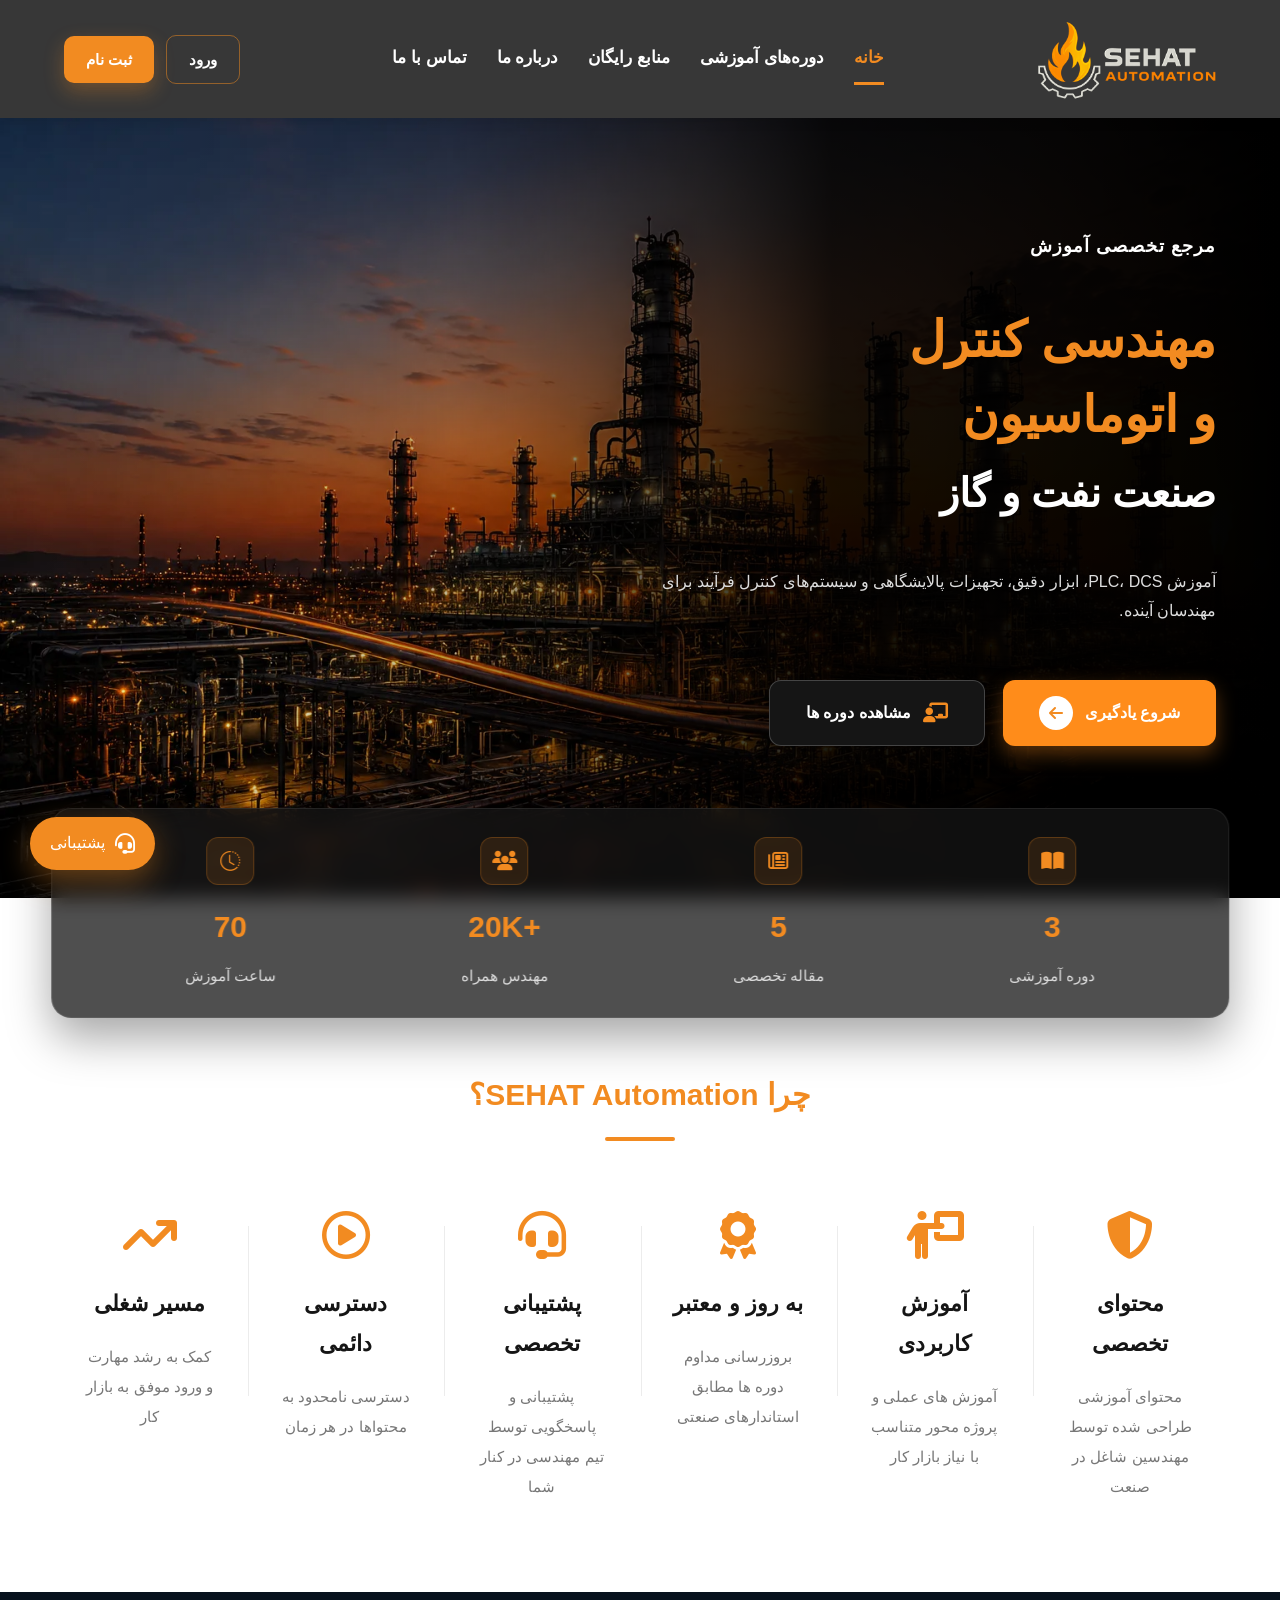
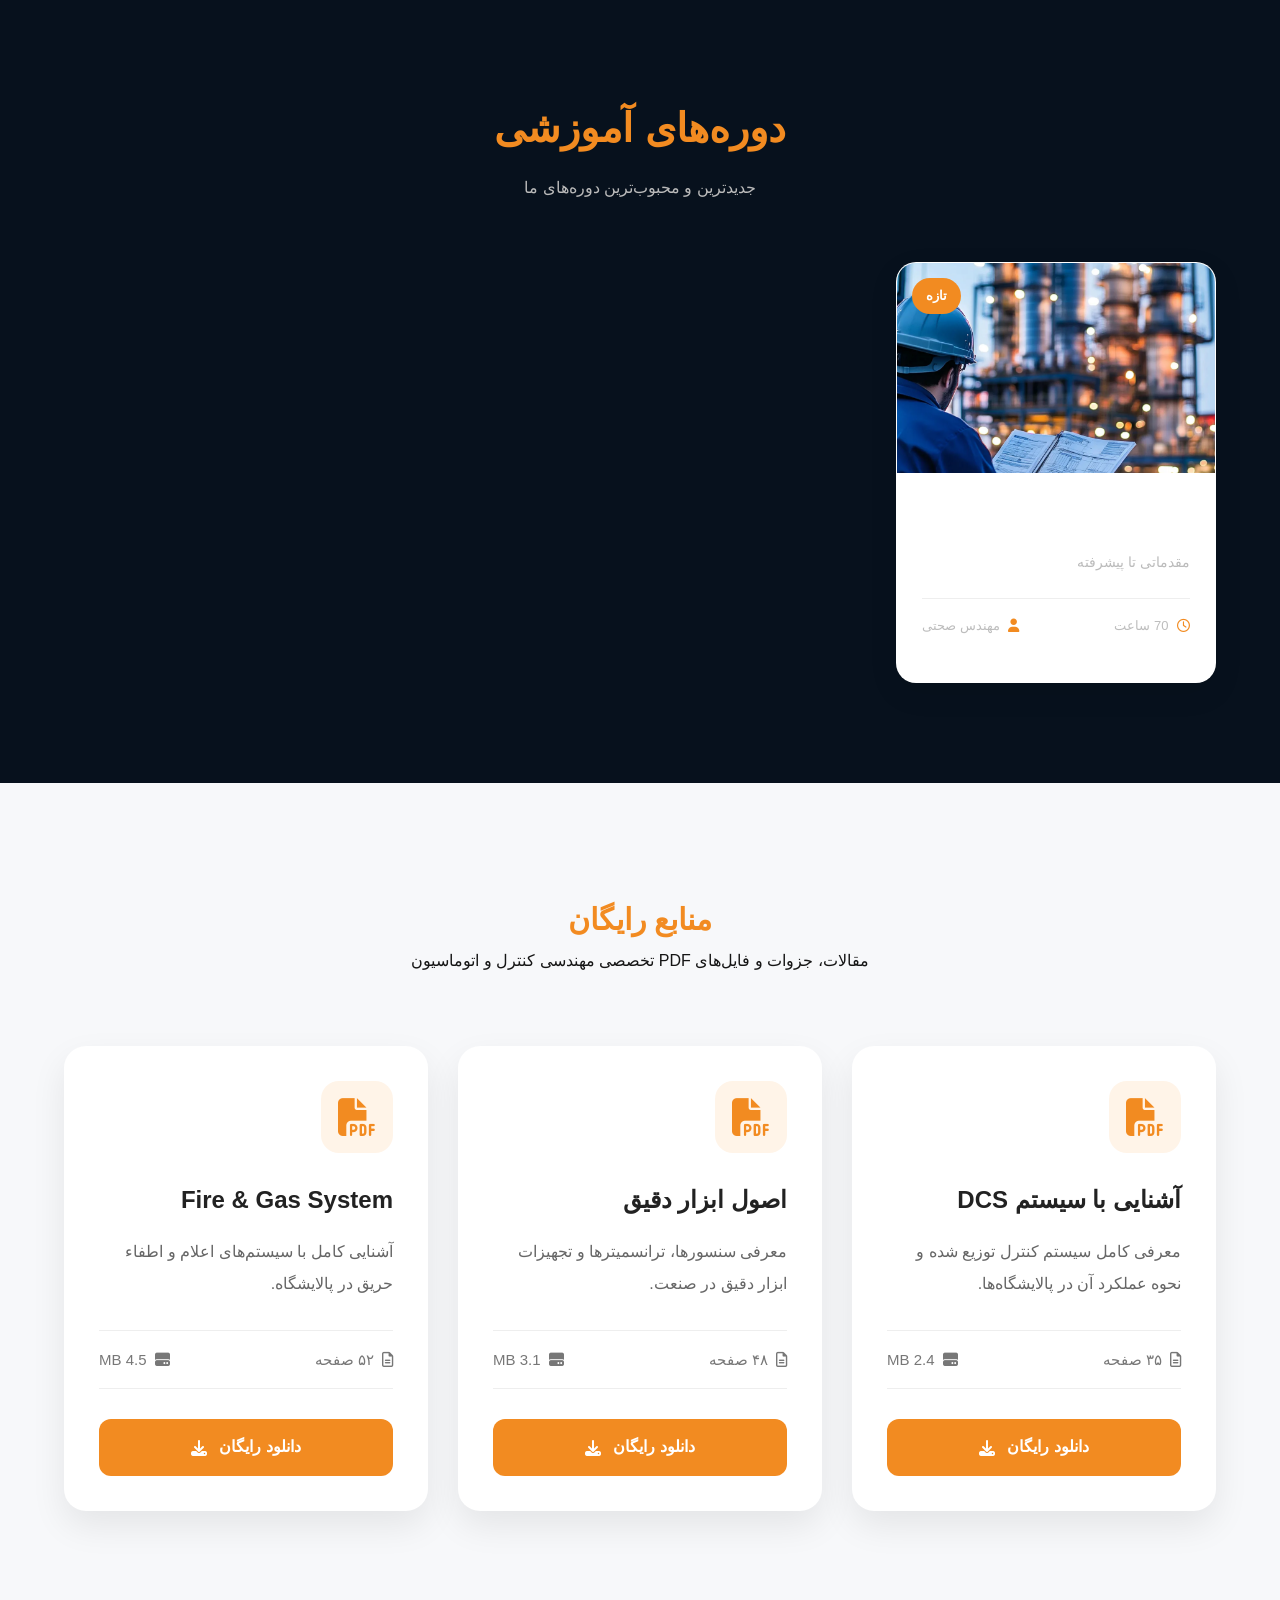
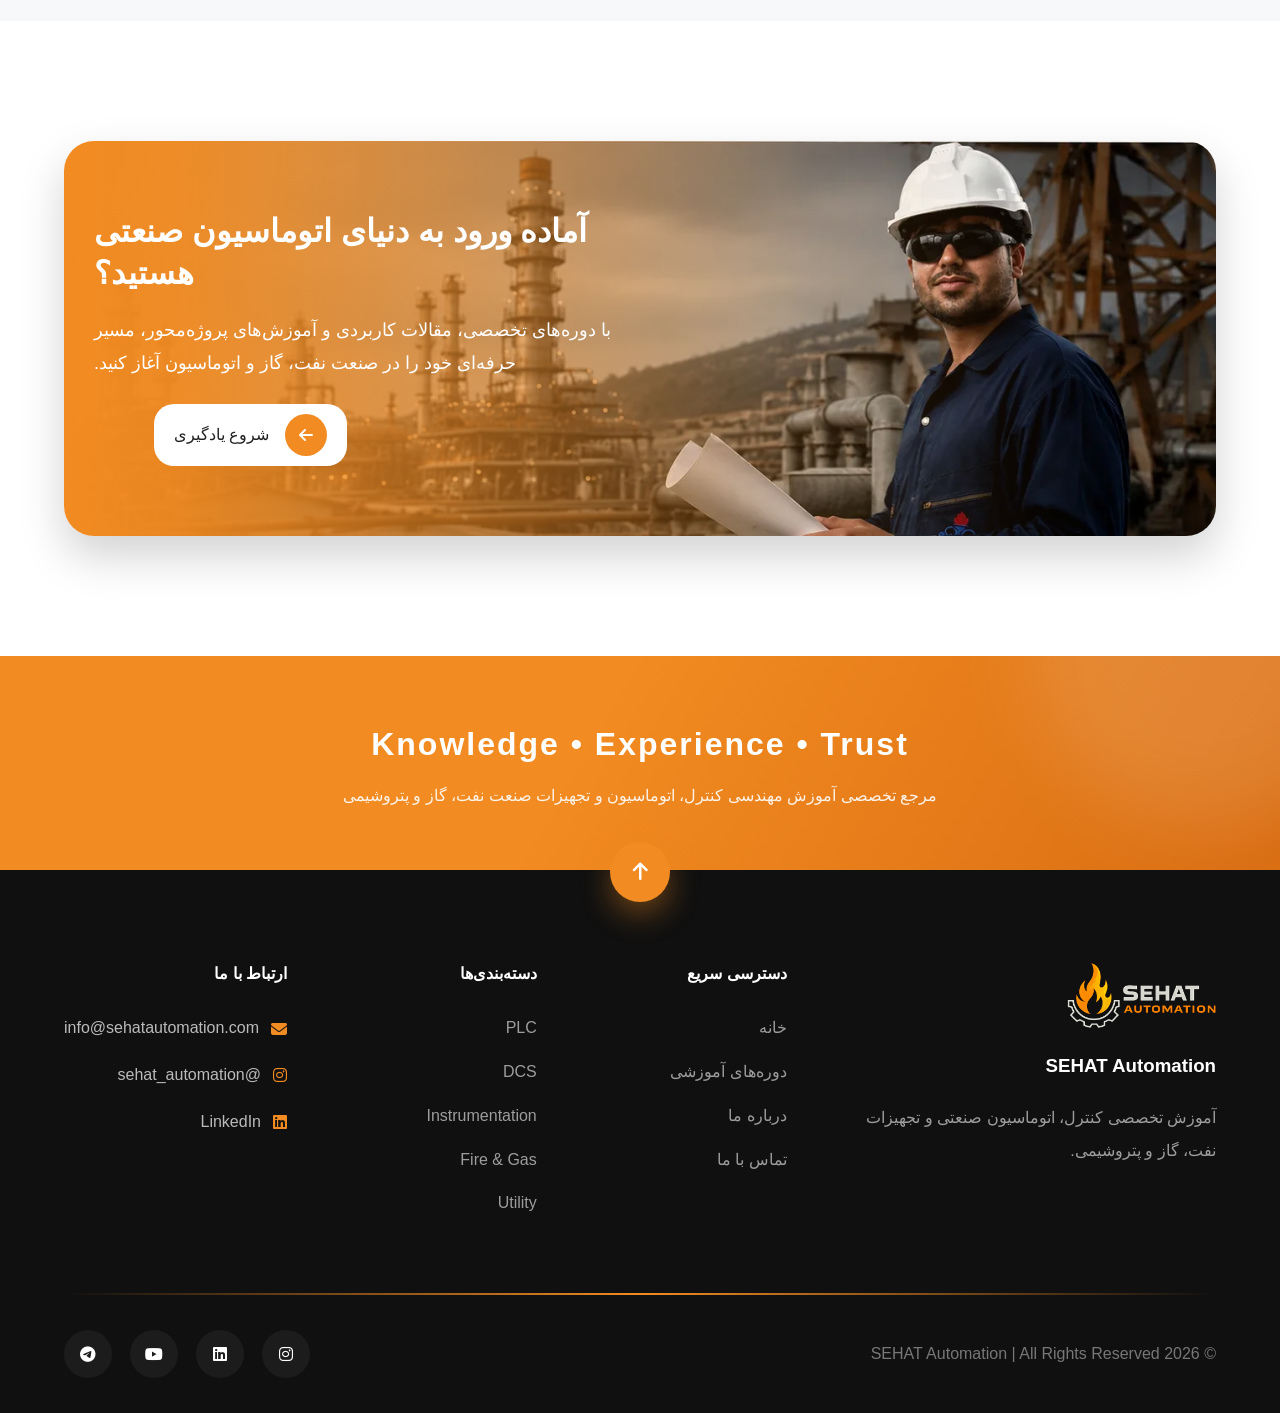
<file: index.html>
<!DOCTYPE html>
<html lang="fa" dir="rtl">

<head>
    <meta charset="UTF-8">
    <meta name="viewport" content="width=device-width, initial-scale=1.0">
    <meta 
    name="description"
    content="مرجع تخصصی آموزش مهندسی کنترل، PLC، DCS، ابزار دقیق و سیستم‌های اتوماسیون صنعتی.">
    <title>SEHAT Automation | آموزش مهندسی کنترل و اتوماسیون صنعتی</title>
    <link rel="icon" href="images/logo2.PNG">

    <!-- فایل CSS -->
    <link rel="stylesheet" href="css/style.css">
    <link rel="stylesheet" href="css/responsive.css">
    <link rel="stylesheet"
    href="https://cdnjs.cloudflare.com/ajax/libs/font-awesome/6.5.2/css/all.min.css">
    <link rel="stylesheet"
    href="https://cdn.jsdelivr.net/npm/bootstrap-icons@1.11.3/font/bootstrap-icons.min.css">
</head>

<!-- ================= پشتیبانی ================= -->
<div class="support-button">

    <i class="fa-solid fa-headset"></i>

    <span>
        پشتیبانی
    </span>

</div>

<body id="top">

    

    <!--====================== Header ===============================-->
    <header>

<div class="container header-container">

    <img src="images/logo.PNG" 
         alt="SEHAT Automation Logo" 
         class="logo">


    <!-- Mobile Menu Button -->
    <button class="menu-toggle"
    aria-label="باز کردن منوی سایت">
        <i class="fa-solid fa-bars menu-icon"></i>
    </button>


    <nav class="main-nav">

        <a href="#top" class="active">خانه</a>

        <a href="pages/courses.html">دوره‌های آموزشی</a>

        <a href="pages/resources.html">منابع رایگان</a>

        <a href="pages/about.html">درباره ما</a>

        <a href="pages/contact.html">تماس با ما</a>

    </nav>
    <!-- Login Button -->
    <div class="header-actions">

    <a href="login.html" class="btn-login">
        ورود
    </a>

    <a href="register.html" class="btn-register">
        ثبت نام
    </a>

</div>

</div>

</header>

    <!--========================= Hero==================================== -->
    <section id="hero">
    <div class="container">
        <div class="hero-content">
            <span class="hero-subtitle">
                مرجع تخصصی آموزش
            </span>
            <h1>
                <span>مهندسی کنترل</span>
                <br>
                <span>و اتوماسیون</span>
                <br>
                <small>صنعت نفت و گاز</small>
            </h1>

            <p>
                آموزش PLC، DCS، ابزار دقیق، تجهیزات پالایشگاهی
                و سیستم‌های کنترل فرآیند برای مهندسان آینده.
            </p>

            <div class="hero-buttons">

                <a href="#courses" class="btn btn-primary">
                    شروع یادگیری
                     <span class="btn-icon">
                       <i class="fa-solid fa-arrow-left"></i>
                     </span>
                </a>

                <a href="#courses" class="btn btn-outline">
                    <i class="fa-solid fa-chalkboard-user"></i>
                    مشاهده دوره ها
                </a>

            </div>

        </div>

    </div>

    <div class="hero-stats">

            <div class="stat-item">
                <i class="fa-solid fa-book-open"></i>
                <h3>3</h3>
                <p>دوره آموزشی</p>
            </div>

            <div class="stat-item">
                <i class="fa-regular fa-newspaper"></i>
                <h3>5</h3>
                <p>مقاله تخصصی</p>
            </div>

            <div class="stat-item">
                <i class="fa-solid fa-users"></i>
                <h3>+20K</h3>
                <p>مهندس همراه</p>
            </div>

            <div class="stat-item">
                 <i class="bi bi-clock-history"></i>
                <h3>70</h3>
                <p>ساعت آموزش</p>
            </div>

        </div>

    

</section>

    <!--===================================== About ==================================-->
   <section id="about">

    <div class="container"> 

        <div class="section-title">

            <h2>چرا SEHAT Automation؟</h2>

            <span></span>

        </div>


        <div class="features">


            <div class="reveal">

                <div class="feature">

                    <i class="fa-solid fa-shield-halved"></i>

                    <h3>محتوای تخصصی</h3>

                    <p>
                        محتوای آموزشی طراحی شده توسط مهندسین شاغل در صنعت
                    </p>

                </div>

            </div>




            <div class="reveal">

                <div class="feature">

                    <i class="fa-solid fa-person-chalkboard"></i>

                    <h3>آموزش کاربردی</h3>

                    <p>
                        آموزش های عملی و پروژه محور متناسب با نیاز بازار کار
                    </p>

                </div>

            </div>




            <div class="reveal">

                <div class="feature">

                    <i class="fa-solid fa-award"></i>

                    <h3>به روز و معتبر</h3>

                    <p>
                        بروزرسانی مداوم دوره ها مطابق استاندارهای صنعتی
                    </p>

                </div>

            </div>




            <div class="reveal">

                <div class="feature">

                    <i class="fa-solid fa-headset"></i>

                    <h3>پشتیبانی تخصصی</h3>

                    <p>
                        پشتیبانی و پاسخگویی توسط تیم مهندسی در کنار شما
                    </p>

                </div>

            </div>




            <div class="reveal">

                <div class="feature">

                    <i class="fa-regular fa-circle-play"></i>

                    <h3>دسترسی دائمی</h3>

                    <p>
                        دسترسی نامحدود به محتواها در هر زمان
                    </p>

                </div>

            </div>




            <div class="reveal">

                <div class="feature">

                    <i class="fa-solid fa-arrow-trend-up"></i>

                    <h3>مسیر شغلی</h3>

                    <p>
                        کمک به رشد مهارت و ورود موفق به بازار کار
                    </p>

                </div>

            </div>



        </div>

    </div>

</section>

<!--===========================course=============================-->
<section id="courses">

    <div class="container">

        <div class="section-title">

            <h2>دوره‌های آموزشی</h2>

            <p>
                جدیدترین و محبوب‌ترین دوره‌های ما
            </p>

        </div>


        <div class="course-wrapper">


            <!-- Card 1 -->
            <div class="reveal">

                <article class="course-card">


                    <div class="course-image">

                        <img src="images/oil_and_gas_industry.webp" 
                             alt="آموزش صنعت نفت و گاز در SEHAT Automation"
                                loading="lazy">


                        <span class="badge">
                            تازه
                        </span>


                    </div>



                    <div class="course-content">


                        <h3>
                            آشنایی با صنعت نفت و گاز
                        </h3>


                        <p>
                            مقدماتی تا پیشرفته
                        </p>



                        <div class="course-info">


                            <span>
                                <i class="fa-regular fa-clock"></i>
                                70 ساعت
                            </span>


                            <span>
                                <i class="fa-solid fa-user"></i>
                                مهندس صحتی
                            </span>


                        </div>


                    </div>


                </article>

            </div>


        </div>


    </div>

</section>

<!--================================ resources=============================-->

 <section id="resources">

    <div class="container">

        <div class="section-title">

            <h2>منابع رایگان</h2>

            <p>
                مقالات، جزوات و فایل‌های PDF تخصصی مهندسی کنترل و اتوماسیون
            </p>

        </div>


        <div class="resources-grid">


            <!-- Card 1 -->

            <div class="reveal">

                <div class="resource-card">

                    <div class="pdf-icon">

                        <i class="fa-solid fa-file-pdf"></i>

                    </div>


                    <h3>
                        آشنایی با سیستم DCS
                    </h3>


                    <p>
                        معرفی کامل سیستم کنترل توزیع شده و نحوه عملکرد آن در پالایشگاه‌ها.
                    </p>


                    <div class="file-info">

                        <span>
                            <i class="fa-regular fa-file-lines"></i>
                            ۳۵ صفحه
                        </span>


                        <span>
                            <i class="fa-solid fa-hard-drive"></i>
                            2.4 MB
                        </span>

                    </div>


                    <a href="#" class="download-btn">

                        دانلود رایگان

                        <i class="fa-solid fa-download"></i>

                    </a>


                </div>

            </div>





            <!-- Card 2 -->

            <div class="reveal">

                <div class="resource-card">

                    <div class="pdf-icon">

                        <i class="fa-solid fa-file-pdf"></i>

                    </div>


                    <h3>
                        اصول ابزار دقیق
                    </h3>


                    <p>
                        معرفی سنسورها، ترانسمیترها و تجهیزات ابزار دقیق در صنعت.
                    </p>


                    <div class="file-info">

                        <span>
                            <i class="fa-regular fa-file-lines"></i>
                            ۴۸ صفحه
                        </span>


                        <span>
                            <i class="fa-solid fa-hard-drive"></i>
                            3.1 MB
                        </span>

                    </div>


                    <a href="#" class="download-btn">

                        دانلود رایگان

                        <i class="fa-solid fa-download"></i>

                    </a>


                </div>

            </div>





            <!-- Card 3 -->

            <div class="reveal">

                <div class="resource-card">

                    <div class="pdf-icon">

                        <i class="fa-solid fa-file-pdf"></i>

                    </div>


                    <h3>
                        Fire & Gas System
                    </h3>


                    <p>
                        آشنایی کامل با سیستم‌های اعلام و اطفاء حریق در پالایشگاه.
                    </p>


                    <div class="file-info">

                        <span>
                            <i class="fa-regular fa-file-lines"></i>
                            ۵۲ صفحه
                        </span>


                        <span>
                            <i class="fa-solid fa-hard-drive"></i>
                            4.5 MB
                        </span>

                    </div>


                    <a href="#" class="download-btn">

                        دانلود رایگان

                        <i class="fa-solid fa-download"></i>

                    </a>


                </div>

            </div>



        </div>

    </div>

</section>
<!--============================================
                     CTA
================================================ -->

   <section id="cta" >

    <div class="container">

        <div class="cta-box reveal">

            <div class="cta-content">


                <h2>
                    آماده ورود به دنیای اتوماسیون صنعتی هستید؟
                </h2>

                <p>
                    با دوره‌های تخصصی، مقالات کاربردی و آموزش‌های پروژه‌محور،
                    مسیر حرفه‌ای خود را در صنعت نفت، گاز و اتوماسیون آغاز کنید.
                </p>
                
            </div>
            <div class="cta-buttons">
                     <a href="#courses" class="cta-btn">

                            <span class="arrow">
                                <i class="fa-solid fa-arrow-left"></i>
                             </span>

                                     شروع یادگیری

                      </a>
                </div>
        </div>

    </div>

</section>



<!-- ================================================
                   FOOTER BANNER
===================================================-->
  

<section class="footer-banner">

    <div class="container">

        <h2>Knowledge • Experience • Trust</h2>

        <p>
            مرجع تخصصی آموزش مهندسی کنترل، اتوماسیون و تجهیزات صنعت نفت، گاز و پتروشیمی
        </p>

    </div>

</section>



<!------------FOOTER-------------->

<footer>
    <!-- دکمه بازگشت به بالا -->
    <a href="#top" class="back-top">

        <i class="fa-solid fa-arrow-up"></i>

    </a>

    <div class="container">

        <div class="footer-grid">

            <!-- معرفی -->

            <div class="footer-about">

                <img src="images/logo.PNG" class="footer-logo" alt="SEHAT Automation Logo">

                <h3>SEHAT Automation</h3>

                <p>

                 آموزش تخصصی کنترل، اتوماسیون صنعتی و تجهیزات نفت، گاز و پتروشیمی.

                </p>

            </div>



            <!-- دسترسی سریع -->

            <div class="footer-links">

                <h4>دسترسی سریع</h4>

                <ul>

                    <li><a href="#top">خانه</a></li>

                    <li><a href="pages/courses.html">دوره‌های آموزشی</a></li>

                    <li><a href="pages/about.html">درباره ما</a></li>

                    <li><a href="pages/contact.html">تماس با ما</a></li>

                </ul>

            </div>



            <!-- دسته بندی -->

            <div class="footer-links">

                <h4>دسته‌بندی‌ها</h4>

                <ul>

                    <li><a href="#">PLC</a></li>

                    <li><a href="#">DCS</a></li>

                    <li><a href="#">Instrumentation</a></li>

                    <li><a href="#">Fire & Gas</a></li>

                    <li><a href="#">Utility</a></li>

                </ul>

            </div>



            <!-- ارتباط -->

            <div class="footer-contact">

                <h4>ارتباط با ما</h4>

                <p>

                    <i class="fa-solid fa-envelope"></i>

                    info@sehatautomation.com

                </p>

                <p>

                    <i class="fa-brands fa-instagram"></i>

                    @sehat_automation

                </p>

                <p>

                    <i class="fa-brands fa-linkedin"></i>

                    LinkedIn

                </p>

            </div>

        </div>



        <div class="footer-divider"></div>



        <div class="footer-bottom">

            <p>

                © 2026 SEHAT Automation | All Rights Reserved

            </p>

            <div class="socials">

                <a href="#" aria-label="صفحه اینستاگرام SEHAT Automation"><i class="fa-brands fa-instagram"></i></a>

                <a href="#" aria-label="صفحه لینکدین SEHAT Automation"><i class="fa-brands fa-linkedin"></i></a>

                <a href="#" aria-label="صفحه یوتیوب SEHAT Automation"><i class="fa-brands fa-youtube"></i></a>

                <a href="#" aria-label="صفحه تلگرام SEHAT Automation"><i class="fa-brands fa-telegram"></i></a>

            </div>

        </div>

    </div>

</footer>


<!--****************///////////////////////script/////////////////////////**************-->
<script src="js/script.js"></script>

</body>
</html>
</file>
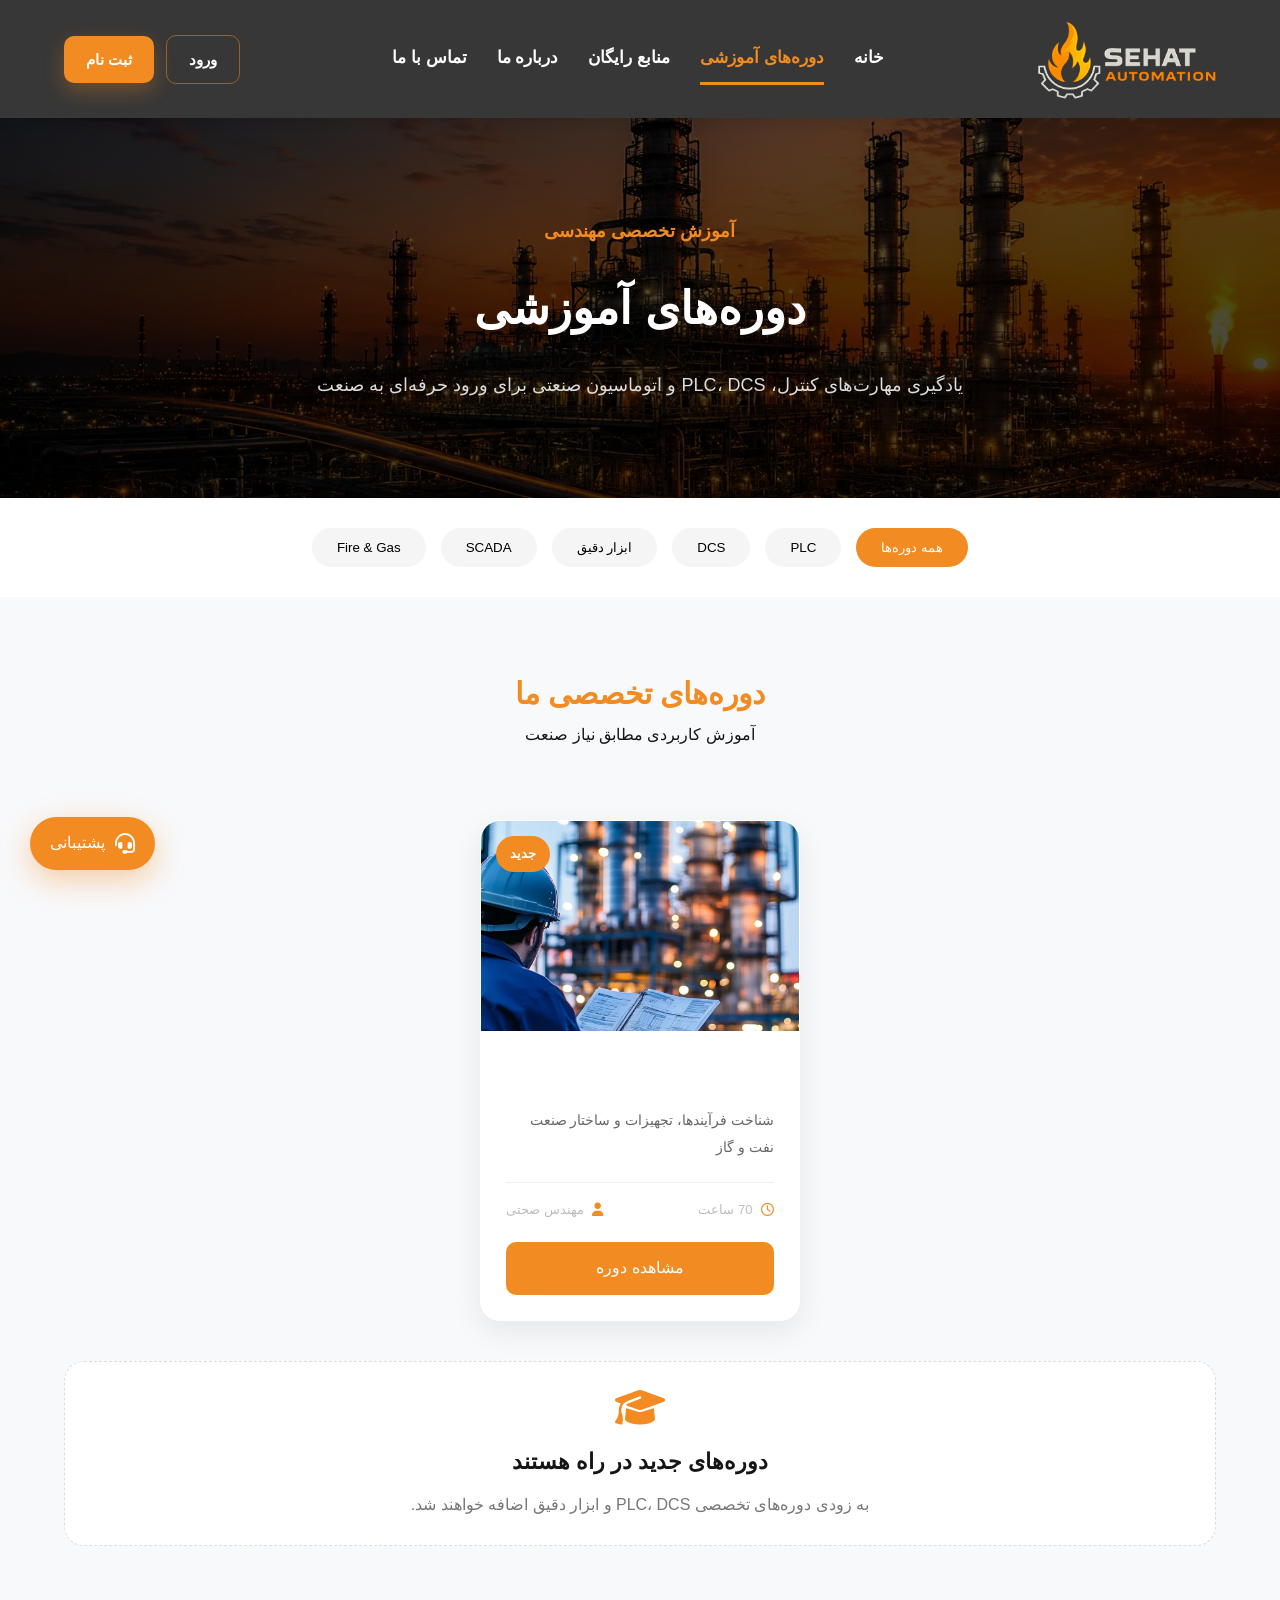
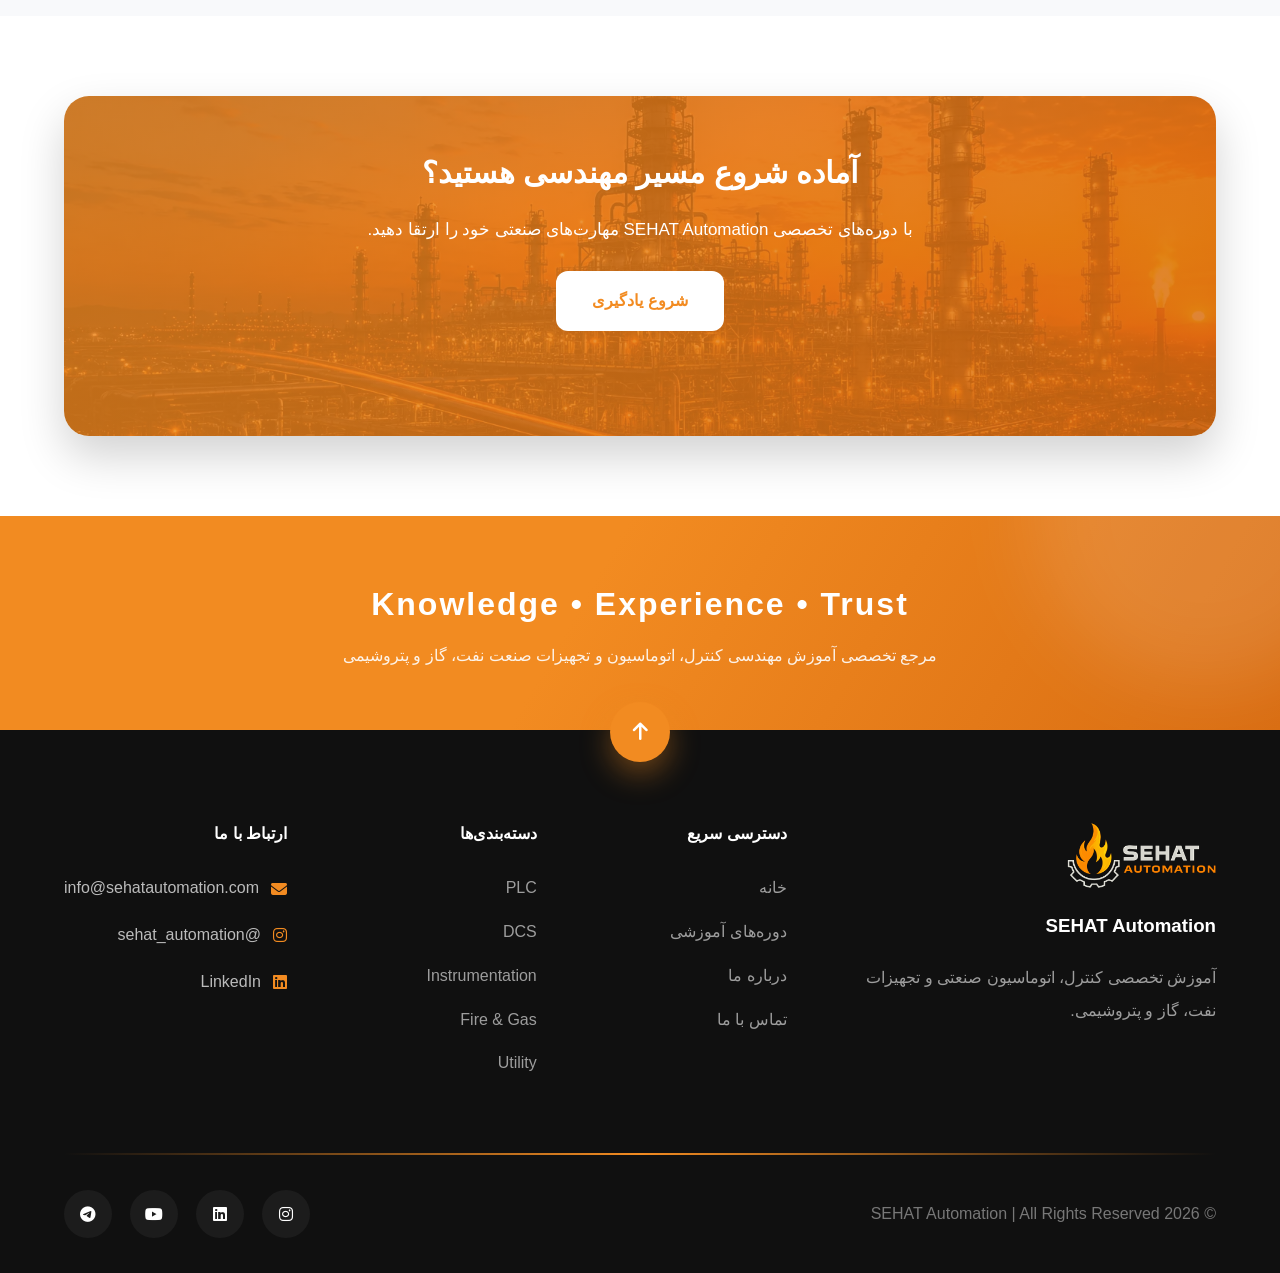
<file: pages/courses.html>
<!DOCTYPE html>
<html lang="fa" dir="rtl">

<head>

<meta charset="UTF-8">

<meta name="viewport" content="width=device-width, initial-scale=1.0">


<title>دوره‌های آموزشی | SEHAT Automation</title>


<link rel="stylesheet" href="../css/style.css">

<link rel="stylesheet" href="../css/responsive.css">


<link rel="stylesheet" 
href="https://cdnjs.cloudflare.com/ajax/libs/font-awesome/6.5.0/css/all.min.css">

<!-- ================= پشتیبانی ================= -->

</head>

<div class="support-button">

    <i class="fa-solid fa-headset"></i>

    <span>
        پشتیبانی
    </span>

</div>


<body>



<!-- HEADER -->

<header>

<div class="container header-container">

    <img src="../images/logo.PNG" 
         alt="SEHAT Automation Logo" 
         class="logo">


    <!-- Mobile Menu Button -->
    <button class="menu-toggle"
    aria-label="باز کردن منوی سایت">

        <i class="fa-solid fa-bars menu-icon"></i>

    </button>


    <nav class="main-nav">

        <a href="../index.html" >
            خانه
        </a>

        <a href="courses.html" class="active">
            دوره‌های آموزشی
        </a>

        <a href="resources.html">
            منابع رایگان
        </a>

        <a href="about.html">
            درباره ما
        </a>

        <a href="contact.html">
            تماس با ما
        </a>

    </nav>


    <div class="header-actions">

        <a href="login.html" class="btn-login">
            ورود
        </a>


        <a href="register.html" class="btn-register">
            ثبت نام
        </a>

    </div>


</div>

</header>




<!-- ================= HERO ================= -->


<section class="page-hero courses-hero">


<div class="container">


<div class="page-hero-content">


<span>
آموزش تخصصی مهندسی
</span>


<h1>
دوره‌های آموزشی
</h1>


<p>
یادگیری مهارت‌های کنترل، PLC، DCS و اتوماسیون صنعتی
برای ورود حرفه‌ای به صنعت
</p>


</div>


</div>


</section>






<!-- ================= FILTER ================= -->


<section class="course-filter">


<div class="container">


<div class="filter-buttons">


<button class="active">
همه دوره‌ها
</button>


<button>
PLC
</button>


<button>
DCS
</button>


<button>
ابزار دقیق
</button>


<button>
SCADA
</button>


<button>
Fire & Gas
</button>


</div>


</div>


</section>







<!-- ================= COURSES ================= -->


<section class="courses-page">


<div class="container">


<div class="section-title">


<h2>
دوره‌های تخصصی ما
</h2>


<p>
آموزش کاربردی مطابق نیاز صنعت
</p>


</div>




<div class="courses-grid">



<!-- Course Card -->


<article class="course-card">


<div class="course-image">


<img src="../images/oil_and_gas_industry.webp"
alt="آموزش صنعت نفت و گاز">


<span class="badge">
جدید
</span>


</div>




<div class="course-content">


<h3>
آشنایی با صنعت نفت و گاز
</h3>


<p>
شناخت فرآیندها، تجهیزات و ساختار صنعت نفت و گاز
</p>




<div class="course-info">


<span>

<i class="fa-regular fa-clock"></i>

70 ساعت

</span>



<span>

<i class="fa-solid fa-user"></i>

مهندس صحتی

</span>


</div>



<a href="#" class="course-btn">

مشاهده دوره

</a>


</div>


</article>




</div>





<!-- Coming Soon -->


<div class="coming-course">


<i class="fa-solid fa-graduation-cap"></i>


<h3>
دوره‌های جدید در راه هستند
</h3>


<p>
به زودی دوره‌های تخصصی PLC، DCS و ابزار دقیق اضافه خواهند شد.
</p>


</div>



</div>


</section>







<!-- ================= CTA ================= -->


<section class="course-cta">


<div class="container">


<div class="cta-box">


<h2>
آماده شروع مسیر مهندسی هستید؟
</h2>


<p>
با دوره‌های تخصصی SEHAT Automation
مهارت‌های صنعتی خود را ارتقا دهید.
</p>



<a href="#" class="btn">

شروع یادگیری

</a>


</div>


</div>


</section>







<!-- FOOTER BANNER -->

<section class="footer-banner">

    <div class="container">

        <h2>Knowledge • Experience • Trust</h2>

        <p>
            مرجع تخصصی آموزش مهندسی کنترل، اتوماسیون و تجهیزات صنعت نفت، گاز و پتروشیمی
        </p>

    </div>

</section>



<!------------FOOTER-------------->

<footer>
    <!-- دکمه بازگشت به بالا -->
    <a href="#top" class="back-top">

        <i class="fa-solid fa-arrow-up"></i>

    </a>

    <div class="container">

        <div class="footer-grid">

            <!-- معرفی -->

            <div class="footer-about">

                <img src="../images/logo.PNG" class="footer-logo" alt="SEHAT Automation Logo">

                <h3>SEHAT Automation</h3>

                <p>

                 آموزش تخصصی کنترل، اتوماسیون صنعتی و تجهیزات نفت، گاز و پتروشیمی.

                </p>

            </div>



            <!-- دسترسی سریع -->

            <div class="footer-links">

                <h4>دسترسی سریع</h4>

                <ul>

                    <li><a href="../index.html">خانه</a></li>

                    <li><a href="courses.html">دوره‌های آموزشی</a></li>

                    <li><a href="about.html">درباره ما</a></li>

                    <li><a href="contact.html">تماس با ما</a></li>

                </ul>

            </div>



            <!-- دسته بندی -->

            <div class="footer-links">

                <h4>دسته‌بندی‌ها</h4>

                <ul>

                    <li><a href="#">PLC</a></li>

                    <li><a href="#">DCS</a></li>

                    <li><a href="#">Instrumentation</a></li>

                    <li><a href="#">Fire & Gas</a></li>

                    <li><a href="#">Utility</a></li>

                </ul>

            </div>



            <!-- ارتباط -->

            <div class="footer-contact">

                <h4>ارتباط با ما</h4>

                <p>

                    <i class="fa-solid fa-envelope"></i>

                    info@sehatautomation.com

                </p>

                <p>

                    <i class="fa-brands fa-instagram"></i>

                    @sehat_automation

                </p>

                <p>

                    <i class="fa-brands fa-linkedin"></i>

                    LinkedIn

                </p>

            </div>

        </div>



        <div class="footer-divider"></div>



        <div class="footer-bottom">

            <p>

                © 2026 SEHAT Automation | All Rights Reserved

            </p>

            <div class="socials">

                <a href="#" aria-label="صفحه اینستاگرام SEHAT Automation"><i class="fa-brands fa-instagram"></i></a>

                <a href="#" aria-label="صفحه لینکدین SEHAT Automation"><i class="fa-brands fa-linkedin"></i></a>

                <a href="#" aria-label="صفحه یوتیوب SEHAT Automation"><i class="fa-brands fa-youtube"></i></a>

                <a href="#" aria-label="صفحه تلگرام SEHAT Automation"><i class="fa-brands fa-telegram"></i></a>

            </div>

        </div>

    </div>

</footer>





<script src="../js/script.js"></script>


</body>


</html>
</file>
<file: css/style.css>
/* =====================================================
   SEHAT Automation
   Main Stylesheet
   Desktop First
===================================================== */


/* =====================================================
   1. RESET
===================================================== */

*{
    margin:0;
    padding:0;
    box-sizing:border-box;
}


/* =====================================================
   2. VARIABLES
===================================================== */

:root{

    --orange:#f28b21;
    --dark:#151515;
    --gray:#666;
    --light:#f8f8f8;
    --white:#ffffff;

    --radius:14px;

    --shadow:
    0 10px 25px rgba(0,0,0,.12);

    --transition:.3s ease;

}



/* =====================================================
   3. GLOBAL
===================================================== */


html{

    scroll-behavior:smooth;

}


body{

    font-family:
    'Segoe UI',
    Tahoma,
    Geneva,
    Verdana,
    sans-serif;

    direction:rtl;

    background:var(--white);

    color:var(--dark);

    line-height:1.8;

}



a{

    text-decoration:none;

}



img{

    max-width:100%;

    display:block;

}



.container{

    width:90%;

    max-width:1200px;

    margin:auto;

}

/* Floating Support */

.support-button{

    position:fixed;

    bottom:30px;

    left:30px;

    display:flex;

    align-items:center;

    gap:10px;

    background:var(--orange);

    color:white;

    padding:12px 20px;

    border-radius:50px;

    cursor:pointer;

    z-index:999;

    box-shadow:
    0 10px 30px rgba(242,139,33,.4);

    transition:.3s ease;
    animation:
    supportPulse 3s infinite;

}
@keyframes supportPulse{

    0%,100%{

        box-shadow:
        0 10px 30px rgba(242,139,33,.4);

    }


    50%{

        box-shadow:
        0 10px 40px rgba(242,139,33,.7);

    }

}

.support-button i{

    font-size:20px;

}


.support-button:hover{

    transform:translateY(-5px);

}

/* =====================================================
   4. HEADER
===================================================== */


header{

    background:
    rgba(21,21,21,.85);

    backdrop-filter:
    blur(10px);

    position:sticky;

    top:0;

    z-index:1000;

    padding:18px 0;

    box-shadow:
    0 2px 12px rgba(0,0,0,.12);

}



.header-container{

    display:flex;

    justify-content:space-between;

    align-items:center;

}



.logo{

    width:180px;

    height:auto;

}



nav{

    display:flex;

    justify-content:center;

    gap:30px;

}



nav a{

    color:var(--white);

    font-size:17px;

    font-weight:600;

    padding:10px 0 8px;

    transition:var(--transition);

    position:relative;

}



nav a:hover,
nav a.active{

    color:var(--orange);

    border-bottom:
    3px solid var(--orange);

}



nav a:hover{

    transform:translateY(-3px);

}
/* Header Actions */

.header-actions{

    display:flex;
    align-items:center;
    gap:12px;

}


.btn-login,
.btn-register{

    text-decoration:none;
    padding:10px 22px;
    border-radius:10px;
    font-size:15px;
    font-weight:600;
    transition:.3s ease;

}


/* Login */

.btn-login{

    color:white;
    border:1px solid rgba(242,139,33,.5);

}


.btn-login:hover{

    background:rgba(242,139,33,.1);
    color:var(--orange);

}


/* Register */

.btn-register{

    background:var(--orange);
    color:white;

    box-shadow:
    0 8px 20px rgba(242,139,33,.3);

}


.btn-register:hover{

    transform:translateY(-3px);

    box-shadow:
    0 12px 25px rgba(242,139,33,.45);

}


/* =====================================================
   5. HERO SECTION
===================================================== */


#hero{

    position:relative;

    min-height:780px;

    background:

    linear-gradient(
        to left,
        rgba(0,0,0,1) 0%,
        rgba(0,0,0,.9) 35%,
        rgba(0,0,0,.25) 65%,
        rgba(0,0,0,0) 100%
    ),

    url("../images/hero2.webp");

    background-size:cover;

    background-position:center;

    background-repeat:no-repeat;

}



#hero .container{

    min-height:700px;

    display:flex;

    align-items:center;

}



.hero-content{

    max-width:600px;

    color:white;

    padding-top:40px;

    display:flex;

    flex-direction:column;

    gap:20px;

}



.hero-subtitle{

    color:white;

    font-size:18px;

    font-weight:700;

    letter-spacing:1px;

}



#hero h1{

    color:white;

    font-size:50px;

    line-height:1.5;

    margin:20px 0;

}



#hero h1 span{

    color:var(--orange);

}



#hero h1 small{

    font-size:.8em;

    color:white;

}



#hero p{

    color:#ddd;

}



.hero-buttons{

    display:flex;

    gap:18px;

    margin-top:35px;

}




/* =====================================================
   BUTTONS
===================================================== */


.btn{

    display:inline-flex;

    align-items:center;

    justify-content:center;

    gap:12px;

    padding:16px 36px;

    border-radius:12px;

    font-size:16px;

    font-weight:600;

    cursor:pointer;

    transition:var(--transition);

}



.btn-primary{

    background:#ff8c1a;

    color:white;

    box-shadow:
    0 8px 20px rgba(255,140,26,.35);

}



.btn-primary:hover{

    background:#ff9d3d;

    transform:translateY(-3px);

}



.btn-icon{

    width:34px;

    height:34px;

    border-radius:50%;

    background:white;

    color:var(--orange);

    display:flex;

    align-items:center;

    justify-content:center;

}



.btn-outline{

    background:var(--dark);

    color:white;

    border:
    1px solid rgba(255,255,255,.2);

}



.btn-outline:hover{

    background:#2b2a2a;

    transform:translateY(-3px);

}



.btn-outline i{

    color:var(--orange);

    font-size:20px;

}



/* =====================================================
   6. HERO STATS
===================================================== */


.hero-stats{

    position:absolute;

    bottom:-120px;

    left:50%;

    transform:translateX(-50%);


    width:92%;

    max-width:1200px;


    display:flex;

    justify-content:space-around;

    align-items:center;


    padding:28px 40px;


    border-radius:20px;


    background:
    rgba(20,20,20,.75);


    backdrop-filter:blur(10px);


    border:
    1px solid rgba(255,255,255,.08);


    box-shadow:
    0 20px 45px rgba(0,0,0,.35);


    z-index:50;

}



.stat-item{

    text-align:center;

    color:white;

}



.stat-item i{

    width:48px;

    height:48px;


    display:flex;

    justify-content:center;

    align-items:center;


    margin:0 auto 15px;


    color:var(--orange);


    background:
    rgba(242,139,33,.12);


    border:
    1px solid rgba(242,139,33,.25);


    border-radius:12px;


    font-size:20px;

    transition:.3s;

}



.stat-item:hover i{

    transform:rotate(10deg);

    color:white;

}



.stat-item h3{

    color:var(--orange);

    font-size:30px;

    margin-bottom:8px;

}



.stat-item p{

    color:#bbb;

    font-size:15px;

}

/* =====================================================
   7. ABOUT SECTION
===================================================== */


#about{

    padding:170px 0 90px;

    background:var(--white);

}



.section-title{

    text-align:center;

    margin-bottom:70px;

}



.section-title h2{

    font-size:30px;

    color:var(--orange);

}



.section-title span{

    display:block;

    width:70px;

    height:4px;

    background:var(--orange);

    margin:15px auto 0;

    border-radius:20px;

}



.features{

    display:grid;

    grid-template-columns:repeat(6,1fr);

    gap:25px;

}



.feature{

    text-align:center;

    padding:0 20px;

    position:relative;

}



.features > .reveal:not(:last-child) .feature::after{

    content:"";

    position:absolute;

    left:-12px;

    top:15px;

    width:1px;

    height:170px;

    background:#ececec;

}



.feature i{

    font-size:48px;

    color:var(--orange);

    margin-bottom:25px;

}



.feature h3{

    font-size:22px;

    margin-bottom:18px;

}



.feature p{

    color:#777;

    line-height:2;

    font-size:15px;

}





/* =====================================================
   8. COURSES SECTION
===================================================== */


#courses{

    padding:100px 0;

    background:#07111d;

}



#courses .section-title{

    margin-bottom:60px;

}



#courses h2{

    color:var(--orange);

    font-size:40px;

}



#courses p{

    color:#bbb;

    margin-top:10px;

}



.course-wrapper{

    display:flex;

    justify-content:flex-start;

    gap:25px;

}



.course-card{

     width:380px;
     background:#0f1d2b;
     border-radius:18px;
     overflow:hidden;
     border:1px solid rgba(255,255,255,.08);
  
     transition:
     transform .5s cubic-bezier(.22,1,.36,1),
     box-shadow .5s cubic-bezier(.22,1,.36,1);
}



.course-card:hover{

    box-shadow:
    0 18px 35px rgba(0,0,0,.25);
    transform:
    translateY(-5px)
    scale(1.015);
}



.course-image{

    position:relative;

    overflow:hidden;
    height: 240px;

}



.course-image img{

    width:100%;

    height:220px;

    object-fit:cover;

    transition:.5s;

}



.course-card:hover img{

    transform:scale(1.08);

}



.badge{

    position:absolute;

    top:15px;

    left:15px;

    background:var(--orange);

    color:white;

    padding:6px 12px;

    border-radius:20px;

    font-size:13px;

    font-weight:bold;

}



.course-content{

    padding:22px;

}



.course-content h3{

    color:white;

    margin-bottom:12px;

    font-size:22px;

}



.course-content p{

    color:#b7b7b7;

    margin-bottom:22px;

}



.course-info{

    display:flex;

    justify-content:space-between;

    color:#bdbdbd;

    font-size:14px;

}



.course-info i{

    color:var(--orange);

    margin-left:6px;

}





/* =====================================================
   9. RESOURCES SECTION
===================================================== */


#resources{

    padding:110px 0;

    background:#f7f8fa;

}



.resources-grid{

    display:grid;

    grid-template-columns:repeat(3,1fr);

    gap:30px;

    margin-top:60px;

}



.resource-card{

    display:flex;
    flex-direction:column;
    background:white;
    padding:35px;
    border-radius:22px;
    box-shadow:
    0 15px 35px rgba(0,0,0,.08);
    transition:
    transform .5s cubic-bezier(.22,1,.36,1),
    box-shadow .5s cubic-bezier(.22,1,.36,1);
}



.resource-card:hover{

    box-shadow:
    0 20px 45px rgba(0,0,0,.12);
    transform:
    translateY(-5px)
    scale(1.015);

}



.pdf-icon{

    width:72px;

    height:72px;

    border-radius:18px;


    background:#fff4e8;


    display:flex;

    justify-content:center;

    align-items:center;


    color:var(--orange);

    font-size:38px;


    margin-bottom:25px;

}



.resource-card h3{

    font-size:24px;

    margin-bottom:15px;

    color:#222;

}



.resource-card p{

    color:#666;

    line-height:2;

    margin-bottom:30px;

    flex:1;

}



.file-info{

    display:flex;

    justify-content:space-between;

    align-items:center;


    margin-bottom:30px;


    color:#777;

    font-size:15px;


    border-top:

    1px solid #eee;


    border-bottom:

    1px solid #eee;


    padding:15px 0;

}



.file-info span{

    display:flex;

    align-items:center;

    gap:8px;

}



.download-btn{

    display:flex;

    justify-content:center;

    align-items:center;


    gap:12px;


    background:var(--orange);


    color:white;


    padding:14px;


    border-radius:12px;


    font-weight:700;


    transition:.3s;

}



.download-btn:hover{

    background:#ff9d30;

    transform:translateY(-3px);

}





/* =====================================================
   10. CTA SECTION
===================================================== */


#cta{

    padding:120px 0;

    background:white;

}



.cta-box{

    position:relative;

    overflow:hidden;

    border-radius:30px;


    min-height:340px;


    padding:70px 90px;


    background-image:


    linear-gradient(

        to right,

        rgba(242,139,33,1) 0%,

        rgba(242,139,33,.95) 10%,

        rgba(242,139,33,.7) 28%,

        rgba(242,139,33,.5) 42%,

        rgba(242,139,33,.15) 65%,

        rgba(242,139,33,0) 90%

    ),


    url("../images/cta.webp");


    background-size:cover;


    background-position:right;


    background-repeat:no-repeat;


    box-shadow:

    0 20px 45px rgba(0,0,0,.18);

}



.cta-content{

    max-width:520px;

    color:white;


    margin-right:auto;


    text-align:left;


    direction:rtl;


    transform:translateX(-60px);


    position:relative;

}



.cta-content h2{

    font-size:32px;

    line-height:1.3;

    margin-bottom:20px;

}



.cta-content p{

    font-size:18px;

}



.cta-buttons{

    width:100%;

    margin-right:auto;


    text-align:left;

    margin-top:25px;

}



.cta-btn{

    display:inline-flex;


    align-items:center;


    gap:16px;


    background:white;


    color:#222;


    padding:10px 20px;


    border-radius:20px;


    font-weight:500;


    transition:.4s;

}



.cta-btn .arrow{

    width:42px;

    height:42px;


    border-radius:50%;


    background:var(--orange);


    color:white;


    display:flex;


    justify-content:center;


    align-items:center;


    transition:.35s;

}



.cta-btn:hover{

    transform:translateY(-3px);


    box-shadow:

    0 18px 35px rgba(0,0,0,.18);

}



.cta-btn:hover .arrow{

    transform:translateX(-1px);

}

/* =====================================================
   11. FOOTER BANNER
===================================================== */


/* ===========================
      FOOTER BANNER
=========================== */


.footer-banner{

    position:relative;
    overflow:hidden;

    background:
    linear-gradient(
        120deg,
        #f28b21 0%,
        #f28b21 45%,
        #d96d12 100%
    );

    padding:60px 20px;

    text-align:center;

    color:white;

}



/* subtle industrial glow */

.footer-banner::before{

    content:"";

    position:absolute;

    width:350px;

    height:350px;

    background:
    rgba(255,255,255,.12);

    border-radius:50%;

    top:-180px;

    right:-100px;

    filter:blur(40px);

}



.footer-banner h2{

    position:relative;

    font-size:32px;

    font-weight:700;

    letter-spacing:2px;

    margin-bottom:8px;

}



.footer-banner p{

    position:relative;

    font-size:16px;

    opacity:.9;

}

/* =====================================================
   12. FOOTER
===================================================== */


footer{

    position:relative;

    background:#101010;

    color:#bbb;

    padding:90px 0 35px;

}



.footer-grid{

    display:grid;

    grid-template-columns:
    2fr 1fr 1fr 1.2fr;


    gap:70px;

}



/* Footer Logo */

.footer-logo{

    width:150px;

    margin-bottom:20px;

    transition:.4s;

}



.footer-logo:hover{

    transform:
    scale(1.08)
    rotate(-4deg);

}





/* Footer About */


.footer-about h3{

    color:white;

    margin-bottom:18px;

}



.footer-about p{

    color:#9d9d9d;

    line-height:2.1;

}





/* Footer Links */


.footer-links h4,
.footer-contact h4{

    color:white;

    margin-bottom:25px;

}



.footer-links ul{

    list-style:none;

}



.footer-links li{

    margin-bottom:15px;

}



.footer-links a{

    color:#9d9d9d;

    transition:.35s;

}



.footer-links a:hover{

    color:var(--orange);

    padding-right:8px;

}





/* Footer Contact */


.footer-contact p{

    display:flex;

    align-items:center;

    gap:12px;

    margin-bottom:18px;

}



.footer-contact i{

    color:var(--orange);

}





/* Divider */


.footer-divider{

    height:2px;


    margin:60px 0 35px;


    background:

    linear-gradient(
        to left,
        transparent,
        var(--orange),
        transparent
    );

}





/* Footer Bottom */


.footer-bottom{

    display:flex;

    justify-content:space-between;

    align-items:center;

}



.footer-bottom p{

    color:#777;

}





/* Social Icons */


.socials{

    display:flex;

    gap:18px;

}



.socials a{

    width:48px;

    height:48px;


    border-radius:50%;


    background:#1c1c1c;


    display:flex;

    justify-content:center;

    align-items:center;


    color:white;


    transition:.35s;

}



.socials a:hover{

    background:var(--orange);

    transform:translateY(-6px);

}





/* Back To Top */


.back-top{

    position:absolute;


    top:-28px;


    left:50%;


    transform:translateX(-50%);


    width:60px;


    height:60px;


    border-radius:50%;


    background:var(--orange);


    color:white;


    display:flex;


    justify-content:center;


    align-items:center;


    font-size:20px;


    box-shadow:

    0 12px 30px rgba(242,139,33,.4);


    transition:.35s;

}



.back-top:hover{

    transform:

    translateX(-50%)
    translateY(-8px);


    background:#ff9f2e;

}





/* =====================================================
   13. MOBILE MENU BASE
===================================================== */


.menu-toggle{

    display:none;

    background:none;

    border:none;

    color:white;

    font-size:28px;

    cursor:pointer;

}

/* Scroll Animation */

.reveal{

    opacity:0;
    position:relative;
    transform:translateY(50px);

    transition:
    opacity .8s ease,
    transform .8s cubic-bezier(.22,1,.36,1);

}


.reveal.active{

    opacity:1;

    transform:translateY(0);

}

/* Stagger Animation */

.feature:nth-child(1),
.course-card:nth-child(1),
.resource-card:nth-child(1){

    transition-delay:.1s;

}


.feature:nth-child(2),
.course-card:nth-child(2),
.resource-card:nth-child(2){

    transition-delay:.2s;

}


.feature:nth-child(3),
.course-card:nth-child(3),
.resource-card:nth-child(3){

    transition-delay:.3s;

}


.feature:nth-child(4),
.course-card:nth-child(4),
.resource-card:nth-child(4){

    transition-delay:.4s;

}


.feature:nth-child(5),
.feature:nth-child(6){

    transition-delay:.5s;

}

/* =====================================================
   COURSES PAGE
===================================================== */

/* ================= PAGE HERO ================= */


.courses-hero{

    height:380px;

    background:
    linear-gradient(
        rgba(0,0,0,.65),
        rgba(0,0,0,.75)
    ),
    url("../images/hero2.webp");

    background-size:cover;

    background-position:center;

    display:flex;

    align-items:center;

    justify-content:center;

    text-align:center;

    color:white;

}



.page-hero-content span{

    color:var(--orange);

    font-size:18px;

    font-weight:600;

}



.page-hero-content h1{

    font-size:45px;

    margin:20px 0;

}



.page-hero-content p{

    font-size:18px;

    color:#ddd;

}



/* ================= FILTER ================= */


.course-filter{

    padding:30px 0;

    background:white;

}



.filter-buttons{

    display:flex;

    justify-content:center;

    gap:15px;

    flex-wrap:wrap;

}



.filter-buttons button{

    border:none;

    background:#f5f5f5;

    padding:12px 25px;

    border-radius:30px;

    cursor:pointer;

    font-family:inherit;

    transition:.3s ease;

}



.filter-buttons button:hover,
.filter-buttons .active{

    background:var(--orange);

    color:white;

}




/* ================= COURSES SECTION ================= */


.courses-page{

    padding:70px 0;

    background:#f8f9fb;

}




.courses-grid{

    display:flex;

    justify-content:center;

    margin-top:30px;

}





/* ================= COURSE CARD ================= */


.course-card{

    width:320px;

    background:white;

    border-radius:20px;

    box-shadow:

    0 10px 30px rgba(0,0,0,.08);

    transition:.35s ease;

}



.course-card:hover{

    transform:translateY(-10px);

    box-shadow:

    0 20px 40px rgba(0,0,0,.15);

}





/* ================= IMAGE ================= */


.course-image{

    position:relative;

    height:210px;

}



.course-image img{

    width:100%;

    height:100%;

    object-fit:cover;

}



.badge{

    position:absolute;

    top:15px;

    

    background:var(--orange);

    color:white;

    padding:6px 14px;

    border-radius:20px;

    font-size:13px;

}





/* ================= CONTENT ================= */


.course-content{

    padding:25px;

}



.course-content h3{

    font-size:20px;

    margin-bottom:15px;

}



.course-content p{

    color:#666;

    line-height:1.9;

    font-size:14px;

}





.course-info{

    display:flex;

    justify-content:space-between;

    margin:20px 0;

    padding-top:15px;

    border-top:

    1px solid #eee;

    font-size:13px;

}



.course-info i{

    color:var(--orange);

    margin-left:5px;

}





.course-btn{

    display:block;

    text-align:center;

    background:var(--orange);

    color:white;

    padding:12px;

    border-radius:10px;

    text-decoration:none;

    transition:.3s ease;

}



.course-btn:hover{

    background:#d96d12;

}





/* ================= COMING COURSES ================= */


.coming-course{

    margin-top:40px;

    padding:25px;

    text-align:center;

    background:white;

    border-radius:20px;

    border:

    1px dashed #ddd;

}



.coming-course i{

    font-size:40px;

    color:var(--orange);

    margin-bottom:15px;

}



.coming-course h3{

    font-size:22px;

    margin-bottom:10px;

}



.coming-course p{

    color:#777;

}





/* ================= COURSE CTA ================= */


.course-cta{

    padding:80px 0;

}



.course-cta .cta-box{

    background:

    linear-gradient(
        120deg,
        rgba(242,139,33,.8),
        rgba(217,109,18,.85)
    ),
    url("../images/hero2.webp");


    background-size:cover;

    background-position:center;

    color:white;

    padding:50px;

    border-radius:25px;

    text-align:center;

}



.course-cta h2{

    font-size:30px;

    margin-bottom:15px;

}



.course-cta p{

    font-size:17px;

    margin-bottom:25px;

}



.course-cta .btn{

    background:white;

    color:var(--orange);

}



/* =====================================================
   ABOUT PAGE
===================================================== */


/* ================= ABOUT HERO ================= */


.about-hero{

    height:380px;

    background:

    linear-gradient(
        rgba(0,0,0,.65),
        rgba(0,0,0,.75)
    ),

    url("../images/about-bg.webp");

    background-size:cover;

    background-position:center;

    display:flex;

    align-items:center;

    justify-content:center;

    text-align:center;

    color:white;

}


.about-hero .page-hero-content span{

    color:var(--orange);

    font-size:18px;

    font-weight:600;

}


.about-hero h1{

    font-size:45px;

    margin:20px 0;

}


.about-hero p{

    color:#ddd;

    font-size:17px;

}





/* ================= STORY SECTION ================= */


.about-story{

    padding:90px 0;

    background:#fff;

}


.story-grid{

    display:grid;

    grid-template-columns:1fr 1fr;

    align-items:center;

    gap:60px;

}



.story-image img{

    width:100%;

    border-radius:25px;

    box-shadow:

    0 20px 40px rgba(0,0,0,.12);

}



.story-content span{

    color:var(--orange);

    font-size:18px;

    font-weight:600;

}



.story-content h2{

    font-size:34px;

    margin:20px 0;

}



.story-content p{

    color:#555;

    line-height:2.2;

    font-size:16px;

}





/* ================= VALUES ================= */


.about-values{

    padding:80px 0;

    background:#f7f8fa;

}



.values-grid{

    display:grid;

    grid-template-columns:repeat(3,1fr);

    gap:30px;

}



.value-card{

    background:white;

    padding:35px 25px;

    text-align:center;

    border-radius:20px;

    box-shadow:

    0 10px 30px rgba(0,0,0,.07);

    transition:.3s ease;

}



.value-card:hover{

    transform:translateY(-8px);

}



.value-card i{

    width:70px;

    height:70px;

    display:flex;

    align-items:center;

    justify-content:center;

    margin:auto;

    border-radius:50%;

    background:rgba(242,139,33,.12);

    color:var(--orange);

    font-size:30px;

}



.value-card h3{

    margin:20px 0 10px;

    font-size:21px;

}



.value-card p{

    color:#666;

    line-height:2;

    font-size:14px;

}





/* ================= MISSION ================= */


.about-mission{

    padding:80px 0;

}



.mission-box{

    background:

    linear-gradient(
        120deg,
        rgba(242,139,33,.95),
        rgba(217,109,18,.9)
    );

    padding:60px 40px;

    border-radius:25px;

    color:white;

    text-align:center;

}



.mission-box h2{

    font-size:32px;

    margin-bottom:20px;

}



.mission-box p{

    font-size:17px;

    line-height:2;

}





/* ================= RESPONSIVE ================= */


@media(max-width:768px){


.about-hero{

    height:300px;

}


.about-hero h1{

    font-size:30px;

}


.story-grid{

    grid-template-columns:1fr;

    gap:30px;

}


.story-content{

    text-align:center;

}



.values-grid{

    grid-template-columns:1fr;

}



.mission-box{

    padding:40px 20px;

}


}
</file>
<file: css/responsive.css>
/* =====================================================
   SEHAT Automation
   Responsive Stylesheet
===================================================== */


/* =====================================================
   LARGE TABLET / SMALL LAPTOP
===================================================== */


@media(max-width:1100px){


.container{

    width:92%;

}


/* Header */

nav{

    gap:18px;

}


nav a{

    font-size:15px;

}



/* Hero */


#hero h1{

    font-size:42px;

}



.hero-stats{

    width:95%;

}



/* About */


.features{

    grid-template-columns:repeat(3,1fr);

}



.feature:not(:last-child)::after{

    display:none;

}



/* Courses */


.course-wrapper{

    justify-content:center;

}



/* Footer */


.footer-grid{

    grid-template-columns:repeat(2,1fr);

    gap:50px;

}



}





/* =====================================================
   TABLET / MOBILE
===================================================== */


@media(max-width:768px){


.container{

    width:90%;

}





/* ================= HEADER ================= */


header{

    padding:15px 0;

    position:relative;

}



.header-container{

    flex-direction:row;

    justify-content:space-between;

    align-items:center;

}



.logo{

    width:115px;

}



.menu-toggle{

    display:flex;

    align-items:center;

    justify-content:center;

}



nav.main-nav{


    position:absolute;


    top:100%;


    right:0;


    width:100%;


    background:#151515;


    display:flex;


    flex-direction:column;


    align-items:center;


    gap:0;


    max-height:0;


    overflow:hidden;


    transition:.4s ease;


    box-shadow:

    0 15px 30px rgba(0,0,0,.35);

}



nav.main-nav a{


    width:100%;


    text-align:center;


    padding:15px 0;


    border-bottom:

    1px solid rgba(255,255,255,.08);

}



nav.main-nav.active{


    max-height:500px;

}
.header-actions{

    display:none;

}




/* ================= HERO ================= */


#hero{


    min-height:650px;

    background-position:center;

}



#hero .container{


    min-height:520px;

}



.hero-content{


    width:100%;

    text-align:center;

    align-items:center;

    gap:12px;

    padding-top:0;

}



.hero-subtitle{


    font-size:14px;

}



#hero h1{


    font-size:29px;

    line-height:1.7;

    margin:10px 0;

}



#hero p{


    font-size:14px;

    line-height:2;


    max-width:320px;

}



.hero-buttons{


    margin-top:20px;

    gap:12px;

}



.btn{


    padding:12px 25px;

    font-size:14px;

}





/* Hero Stats */


.hero-stats{


    bottom:-40px;


    width:90%;


    padding:18px 10px 25px;


    border-radius:18px;


    gap:15px;

}



.stat-item i{


    width:38px;


    height:38px;


    font-size:15px;


    margin-bottom:8px;

}



.stat-item h3{


    font-size:22px;


}



.stat-item p{


    font-size:11px;


    color:#ddd;


    line-height:1.5;

}





/* ================= ABOUT ================= */


#about{


    padding-top:120px;

}



.section-title h2{


    font-size:26px;

}



.features{


    grid-template-columns:repeat(2,1fr);


    gap:25px;

}



.feature{


    background:white;


    padding:25px 12px;


    border-radius:18px;


    box-shadow:

    0 8px 25px rgba(0,0,0,.08);

}



.feature i{


    font-size:34px;


    margin-bottom:15px;

}



.feature h3{


    font-size:16px;


    margin-bottom:10px;

}



.feature p{


    font-size:12px;


    line-height:1.8;

}



.features > .reveal .feature::after{

    display:none;

}





/* ================= COURSES ================= */


#courses{


    padding:80px 0;

}



#courses h2{


    font-size:32px;

}



.course-wrapper{


    display:grid;


    grid-template-columns:1fr;

}



.course-card{


    width:100%;

}



.course-image img{


    height:200px;

}



.course-content h3{


    font-size:20px;

}





/* ================= RESOURCES ================= */


#resources{


    padding:70px 0;

}



.resources-grid{


    grid-template-columns:1fr;


    gap:25px;


    margin-top:35px;

}



.resource-card{


    padding:25px 20px;


    border-radius:18px;

}



.pdf-icon{


    width:60px;


    height:60px;


    font-size:30px;


    margin-bottom:18px;

}



.resource-card h3{


    font-size:19px;

}



.resource-card p{


    font-size:14px;

    margin-bottom:20px;

}



.file-info{


    font-size:13px;


    padding:12px 0;

}



.download-btn{


    padding:12px;


    font-size:14px;

}





/* ================= CTA ================= */


#cta{


    padding:70px 0;

}



.cta-box{


    min-height:300px;


    padding:40px 25px;


    border-radius:22px;


    background-position:center;


}



.cta-content{


    max-width:100%;


    margin:0;


    transform:none;


    text-align:center;

}



.cta-content h2{


    font-size:24px;


    line-height:1.7;

}



.cta-content p{


    font-size:14px;


}



.cta-buttons{


    text-align:center;


    margin-top:25px;

}



.cta-btn{


    padding:10px 18px;


    font-size:14px;

}



.cta-btn .arrow{


    width:36px;


    height:36px;

}





/* ================= FOOTER BANNER ================= */


.footer-banner{

        padding:40px 15px;

    }


    .footer-banner h2{

        font-size:24px;

    }


    .footer-banner p{

        font-size:14px;

    }


/* ================= FOOTER ================= */


footer{


    padding:60px 0 25px;

}



.footer-grid{


    display:flex;


    flex-direction:column;


    gap:35px;


    text-align:center;

}



.footer-about{


    max-width:300px;


    margin:auto;

}



.footer-logo{


    width:120px;

}



.footer-about h3{


    font-size:18px;

}



.footer-about p{


    font-size:13px;


    line-height:2;

}



.footer-links h4,
.footer-contact h4{


    font-size:16px;


    margin-bottom:15px;

}



.footer-links ul{


    display:flex;


    flex-wrap:wrap;


    justify-content:center;


    gap:8px 18px;

}



.footer-links li{


    margin-bottom:5px;

}



.footer-links a{


    font-size:13px;

}



.footer-contact p{


    justify-content:center;


    font-size:13px;

}



.footer-divider{


    margin:35px 0 25px;

}



.footer-bottom{


    flex-direction:column;


    gap:20px;

}



.footer-bottom p{


    font-size:12px;

}



.socials a{


    width:38px;


    height:38px;

}

.reveal{

        transition-duration:.6s;

    }


    /* ================= support-button ================= */
.support-button{

    bottom:20px;
    left:20px;

    padding:10px 16px;

    font-size:14px;
    animation:
    supportPulse 3s infinite;
}


.support-button i{

    font-size:17px;

}
@keyframes supportPulse{

    0%,100%{

        box-shadow:
        0 10px 30px rgba(242,139,33,.4);

    }


    50%{

        box-shadow:
        0 10px 40px rgba(242,139,33,.7);

    }

}

}





/* =====================================================
   SMALL MOBILE
===================================================== */


@media(max-width:480px){


.container{

    width:92%;

}



/* Hero */


#hero{


    min-height:620px;

}



#hero h1{


    font-size:28px;


    line-height:1.8;

}



.hero-subtitle{


    font-size:15px;

}



/* About */


.features{


    grid-template-columns:1fr;

}



/* Resources */


.file-info{


    flex-direction:column;


    gap:10px;

}



/* CTA */


.cta-box{


    padding:35px 18px;

}



.cta-content h2{


    font-size:21px;

}



.cta-content p{


    font-size:13px;

}



.cta-btn{


    padding:8px 15px;

}




/* Social */


.socials{


    justify-content:center;

}
.support-button{

    bottom:20px;
    left:20px;

    padding:10px 16px;

    font-size:14px;
    animation:
    supportPulse 3s infinite;

}


.support-button i{

    font-size:17px;

}
@keyframes supportPulse{

    0%,100%{

        box-shadow:
        0 10px 30px rgba(242,139,33,.4);

    }


    50%{

        box-shadow:
        0 10px 40px rgba(242,139,33,.7);

    }

}

}
</file>
